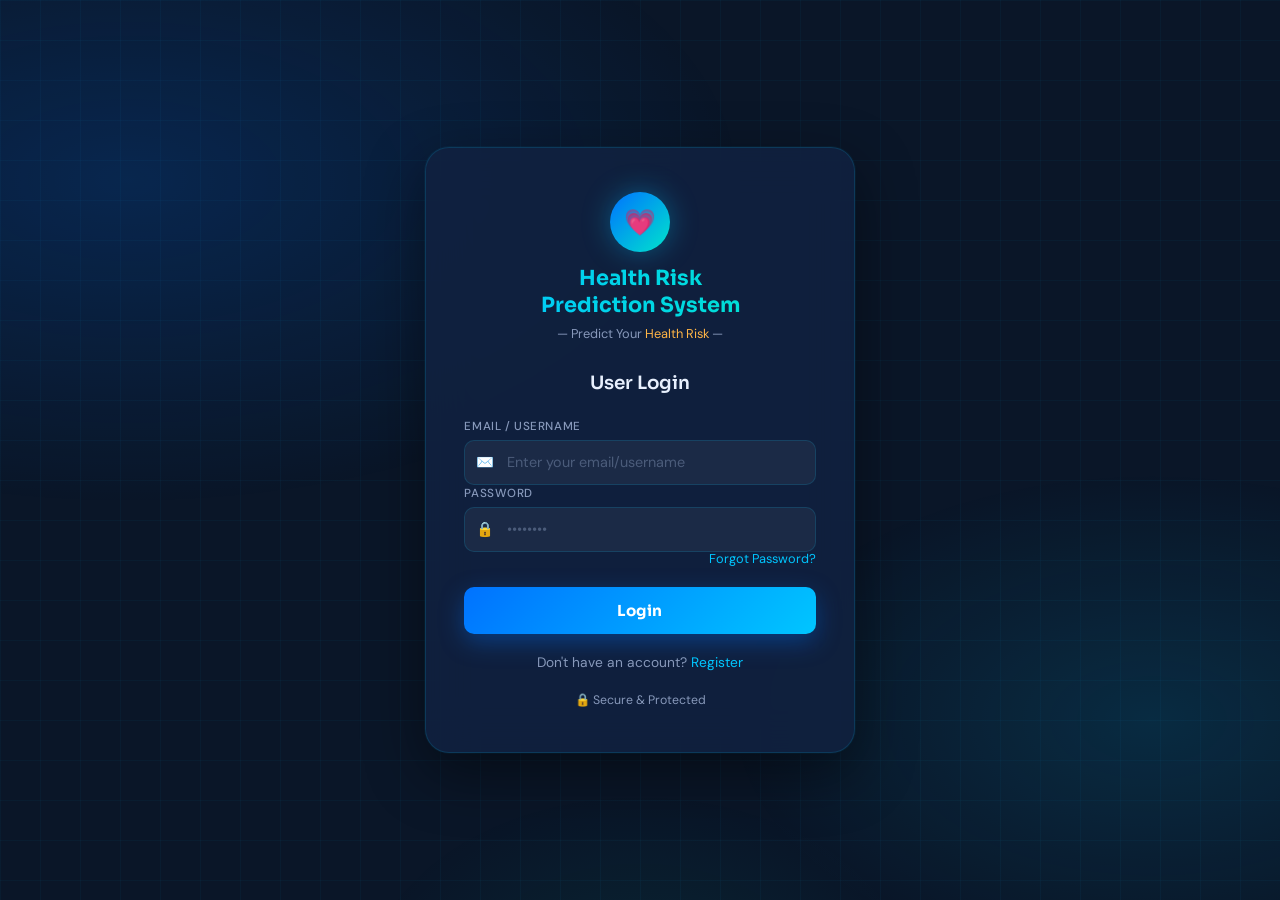
<file: Frontend/index.html>
<!DOCTYPE html>
<html lang="en">
<head>
  <meta charset="UTF-8">
  <meta name="viewport" content="width=device-width, initial-scale=1.0">
  <title>Health Risk Prediction System</title>
  <link href="https://fonts.googleapis.com/css2?family=Sora:wght@300;400;500;600;700;800&family=DM+Sans:ital,wght@0,300;0,400;0,500;1,400&display=swap" rel="stylesheet">
  <link rel="stylesheet" href="styles.css">
</head>
<body>
<div class="bg-mesh" aria-hidden="true"></div>
<div class="bg-grid" aria-hidden="true"></div>

<!-- ═══════════════════════════
     LOGIN PAGE
═══════════════════════════ -->
<div id="login-page" class="page active">
  <div class="auth-card">
    <div class="brand">
      <div class="brand-icon">💗</div>
      <h1>Health Risk<br>Prediction System</h1>
      <p>— Predict Your <span>Health Risk</span> —</p>
    </div>
    <p class="auth-title">User Login</p>
    <div class="field">
      <label for="login-email">Email / Username</label>
      <div class="input-wrap">
        <span class="icon">✉️</span>
        <input type="email" id="login-email" placeholder="Enter your email/username" autocomplete="email">
      </div>
    </div>
    <div class="field">
      <label for="login-pass">Password</label>
      <div class="input-wrap">
        <span class="icon">🔒</span>
        <input type="password" id="login-pass" placeholder="••••••••" autocomplete="current-password">
      </div>
    </div>
    <div class="forgot">
        <a href="#" onclick="showPage('forgot-page')">Forgot Password?</a>
    </div>
    <button type="button" class="btn-primary" onclick="doLogin()">Login</button>
    <div id="login-error" class="auth-error" style="display:none"></div>
    <div class="auth-footer">Don't have an account? <a href="#" onclick="showPage('register-page')">Register</a></div>
    <div class="secure-badge">🔒 Secure &amp; Protected</div>
  </div>
</div>

<!-- ═══════════════════════════
     REGISTER PAGE
═══════════════════════════ -->
<div id="register-page" class="page">
  <div class="auth-card wide-card">
    <div class="brand">
      <div class="brand-icon">💗</div>
      <h1>Create Account</h1>
      <p>— Join the Health Prediction Platform —</p>
    </div>
    <p class="auth-title">New Registration</p>

    <div class="reg-grid">
      <div class="field">
        <label for="reg-fname">First Name</label>
        <div class="input-wrap"><span class="icon">👤</span>
          <input type="text" id="reg-fname" placeholder="Enter your first name" autocomplete="given-name">
        </div>
      </div>
      <div class="field">
        <label for="reg-lname">Last Name</label>
        <div class="input-wrap"><span class="icon">👤</span>
          <input type="text" id="reg-lname" placeholder="Enter your last name" autocomplete="family-name">
        </div>
      </div>
      <div class="field span2">
        <label for="reg-email">Email Address</label>
        <div class="input-wrap"><span class="icon">✉️</span>
          <input type="email" id="reg-email" placeholder="Example123@gmail.com" autocomplete="email">
        </div>
      </div>
      <div class="field">
        <label for="reg-phone">Phone Number</label>
        <div class="input-wrap"><span class="icon">📱</span>
          <input type="tel" id="reg-phone" placeholder="+91 9876543210" autocomplete="tel">
        </div>
      </div>
      <div class="field">
        <label for="reg-dob">Date of Birth</label>
        <div class="input-wrap"><span class="icon">📅</span>
          <input type="date" id="reg-dob" autocomplete="bday">
        </div>
      </div>
      <div class="field">
        <label for="reg-gender">Gender</label>
        <div class="input-wrap"><span class="icon">⚧</span>
          <select id="reg-gender">
            <option value="">Select Gender</option>
            <option>Male</option><option>Female</option>
            <option>Other</option><option>Prefer not to say</option>
          </select>
        </div>
      </div>
      <div class="field">
        <label for="reg-blood">Blood Group</label>
        <div class="input-wrap"><span class="icon">🩸</span>
          <select id="reg-blood">
            <option value="">Select</option>
            <option>A+</option><option>A-</option><option>B+</option><option>B-</option>
            <option>AB+</option><option>AB-</option><option>O+</option><option>O-</option>
          </select>
        </div>
      </div>
      <div class="field span2">
        <label for="reg-pass">Password</label>
        <div class="input-wrap"><span class="icon">🔒</span>
          <input type="password" id="reg-pass" placeholder="Min. 8 characters" autocomplete="new-password">
        </div>
      </div>
      <div class="field span2">
        <label for="reg-cpass">Confirm Password</label>
        <div class="input-wrap"><span class="icon">🔒</span>
          <input type="password" id="reg-cpass" placeholder="Re-enter password" autocomplete="new-password">
        </div>
      </div>
    </div>

    <label class="checkbox-row">
      <input type="checkbox" id="reg-terms">
      <span>I agree to the <a href="#">Terms &amp; Conditions</a> and <a href="#">Privacy Policy</a></span>
    </label>

    <button class="btn-primary" onclick="doRegister()" style="margin-top:1.2rem">Create Account</button>
    <div id="reg-error" class="auth-error" style="display:none"></div>
    <div class="auth-footer">Already have an account? <a href="#" onclick="showPage('login-page')">Login</a></div>
  </div>
</div>

<!-- ═══════════════════════════
     DASHBOARD PAGE
═══════════════════════════ -->
<div id="dashboard-page" class="page">

  <!-- Mobile topbar -->
  <div class="mobile-topbar">
    <button class="hamburger" id="hamburger" aria-label="Toggle menu" onclick="toggleSidebar()">
      <span></span><span></span><span></span>
    </button>
    <span class="mobile-brand">💗 Health Dashboard</span>
    <button class="btn-icon" onclick="logout()">⏻</button>
  </div>

  <div class="sidebar-overlay" id="sidebar-overlay" onclick="closeSidebar()"></div>

  <!-- Sidebar -->
  <nav class="sidebar" id="sidebar">
    <div class="sidebar-logo">💗</div>
    <div class="nav-item active" onclick="switchSection('section-home',this)" tabindex="0">
      <span class="nav-icon">🏠</span><span class="nav-label">Dashboard</span>
    </div>
    <div class="nav-item" onclick="switchSection('section-input',this)" tabindex="0">
      <span class="nav-icon">📋</span><span class="nav-label">Input Data</span>
    </div>
    <div class="nav-item" onclick="switchSection('section-history',this)" tabindex="0">
      <span class="nav-icon">🕓</span><span class="nav-label">History</span>
    </div>
    <div class="nav-item" onclick="switchSection('section-reports',this)" tabindex="0">
      <span class="nav-icon">📊</span><span class="nav-label">Reports</span>
    </div>
    <div class="nav-item" onclick="switchSection('section-profile',this)" tabindex="0">
      <span class="nav-icon">👤</span><span class="nav-label">Profile</span>
    </div>
    <div class="sidebar-bottom">
      <div class="sidebar-user">
        <div class="su-avatar" id="sb-avatar">US</div>
        <div class="su-info">
          <span class="su-name" id="sb-username">User Name</span>
          <span class="su-role">Patient</span>
        </div>
      </div>
      <button class="btn-logout-sidebar" onclick="logout()">⏻ Logout</button>
    </div>
  </nav>

  <!-- Main -->
  <div class="main">
    <div class="topbar">
      <h2 id="topbar-title">Health Dashboard</h2>
      <div class="topbar-right">
        <span class="user-pill">👤 <span id="topbar-username"></span></span>
        <button class="btn-logout" onclick="logout()">Logout</button>
      </div>
    </div>

    <!-- HOME -->
    <div id="section-home" class="section active">
      <div class="section-body">
        <p class="welcome">Welcome, <span id="welcome-name">Patient</span> 👋</p>
        <div class="stat-grid">
          <div class="stat-card">
            <div class="stat-icon">🫀</div>
            <div class="stat-info"><span class="stat-val" id="stat-heart">--</span><span class="stat-lbl">Last Heart Risk</span></div>
          </div>
          <div class="stat-card">
            <div class="stat-icon">🩸</div>
            <div class="stat-info"><span class="stat-val" id="stat-diab">--</span><span class="stat-lbl">Last Diabetes Risk</span></div>
          </div>
          <div class="stat-card">
            <div class="stat-icon">📋</div>
            <div class="stat-info"><span class="stat-val" id="stat-tests">0</span><span class="stat-lbl">Tests Completed</span></div>
          </div>
          <div class="stat-card">
            <div class="stat-icon">📅</div>
            <div class="stat-info"><span class="stat-val" id="stat-date">—</span><span class="stat-lbl">Last Assessment</span></div>
          </div>
        </div>
        <h3 class="section-heading">Quick Actions</h3>
        <div class="qa-grid">
          <button class="qa-btn" onclick="switchSection('section-input',document.querySelectorAll('.nav-item')[1])">⚡ New Prediction</button>
          <button class="qa-btn secondary" onclick="switchSection('section-history',document.querySelectorAll('.nav-item')[2])">🕓 View History</button>
          <button class="qa-btn secondary" onclick="switchSection('section-reports',document.querySelectorAll('.nav-item')[3])">📊 Reports</button>
        </div>
      </div>
    </div>

    <!-- INPUT DATA -->
    <div id="section-input" class="section">
      <div class="section-body">
        <p class="welcome">Enter Health Details</p>
        <p class="section-sub">Fill both tabs for a complete risk prediction</p>

        <div class="tab-bar">
          <button class="tab-btn active" id="tabBtn-diabetes" onclick="switchTab('tab-diabetes',this)">🩸 Diabetes</button>
          <button class="tab-btn" id="tabBtn-heart" onclick="switchTab('tab-heart',this)">🫀 Heart Disease</button>
        </div>

        <!-- Diabetes Tab -->
        <div id="tab-diabetes" class="tab-pane active">
          <div class="form-card animate-in">
            <h3>🩸 Diabetes Risk Features</h3>
            <div class="hf-grid">

              <div class="hf-row">
                <span class="hf-icon">🤰</span>
                <label class="hf-label" for="pregnancies">Pregnancies</label>
                <div class="hf-ctrl">
                  <input type="number" id="pregnancies" value="1" min="0" max="20" placeholder="0">
                  <span class="hf-unit">times</span>
                </div>
              </div>

              <div class="hf-row">
                <span class="hf-icon">🩸</span>
                <label class="hf-label" for="glucose">Plasma Glucose</label>
                <div class="hf-ctrl">
                  <input type="number" id="glucose" value="120" min="0" max="300" placeholder="120">
                  <span class="hf-unit">mg/dL</span>
                </div>
              </div>

              <div class="hf-row">
                <span class="hf-icon">🩺</span>
                <label class="hf-label" for="bp">Blood Pressure</label>
                <div class="hf-ctrl">
                  <input type="number" id="bp" value="70" min="0" max="200" placeholder="70">
                  <span class="hf-unit">mmHg</span>
                </div>
              </div>

              <div class="hf-row">
                <span class="hf-icon">📏</span>
                <label class="hf-label" for="skin">Skin Thickness</label>
                <div class="hf-ctrl">
                  <input type="number" id="skin" value="20" min="0" max="100" placeholder="20">
                  <span class="hf-unit">mm</span>
                </div>
              </div>

              <div class="hf-row">
                <span class="hf-icon">💉</span>
                <label class="hf-label" for="insulin">2-Hour Insulin</label>
                <div class="hf-ctrl">
                  <input type="number" id="insulin" value="80" min="0" max="900" placeholder="80">
                  <span class="hf-unit">µU/mL</span>
                </div>
              </div>

              <div class="hf-row">
                <span class="hf-icon">⚖️</span>
                <label class="hf-label" for="d-bmi">BMI</label>
                <div class="hf-ctrl">
                  <input type="number" id="d-bmi" value="28.4" step="0.1" min="0" max="70" placeholder="28.4">
                  <span class="hf-unit">kg/m²</span>
                </div>
              </div>

              <div class="hf-row">
                <span class="hf-icon">🧬</span>
                <label class="hf-label" for="dpf">Diabetes Pedigree Function</label>
                <div class="hf-ctrl">
                  <input type="number" id="dpf" value="0.47" step="0.01" min="0" max="3" placeholder="0.47">
                </div>
              </div>

              <div class="hf-row">
                <span class="hf-icon">🧑</span>
                <label class="hf-label" for="d-age">Age</label>
                <div class="hf-ctrl">
                  <input type="number" id="d-age" value="33" min="1" max="120" placeholder="33">
                  <span class="hf-unit">yrs</span>
                </div>
              </div>

            </div>
            <button class="btn-tab-next" onclick="switchTab('tab-heart', document.getElementById('tabBtn-heart'))">
              Next: Heart Features →
            </button>
          </div>
        </div>

        <!-- Heart Tab -->
        <div id="tab-heart" class="tab-pane">
          <div class="form-card animate-in">
            <h3>🫀 Heart Disease Risk Features</h3>
            <div class="hf-grid">

              <div class="hf-row">
                <span class="hf-icon">🧑</span>
                <label class="hf-label" for="h-age">Age</label>
                <div class="hf-ctrl">
                  <input type="number" id="h-age" value="54" min="1" max="120" placeholder="54">
                  <span class="hf-unit">yrs</span>
                </div>
              </div>

              <div class="hf-row">
                <span class="hf-icon">⚧</span>
                <label class="hf-label" for="sex">Sex</label>
                <div class="hf-ctrl">
                  <select id="sex">
                    <option value="1">Male</option>
                    <option value="0">Female</option>
                  </select>
                </div>
              </div>

              <div class="hf-row">
                <span class="hf-icon">💔</span>
                <label class="hf-label" for="cp">Chest Pain Type</label>
                <div class="hf-ctrl">
                  <select id="cp">
                    <option value="0">Typical Angina</option>
                    <option value="1">Atypical Angina</option>
                    <option value="2">Non-Anginal Pain</option>
                    <option value="3" selected>Asymptomatic</option>
                  </select>
                </div>
              </div>

              <div class="hf-row">
                <span class="hf-icon">🩺</span>
                <label class="hf-label" for="rbp">Resting Blood Pressure</label>
                <div class="hf-ctrl">
                  <input type="number" id="rbp" value="130" min="60" max="250" placeholder="130">
                  <span class="hf-unit">mmHg</span>
                </div>
              </div>

              <div class="hf-row">
                <span class="hf-icon">🫀</span>
                <label class="hf-label" for="chol">Serum Cholesterol</label>
                <div class="hf-ctrl">
                  <input type="number" id="chol" value="250" min="100" max="600" placeholder="250">
                  <span class="hf-unit">mg/dL</span>
                </div>
              </div>

              <div class="hf-row">
                <span class="hf-icon">🍬</span>
                <label class="hf-label" for="fbs">Fasting Blood Sugar &gt;120 mg/dL</label>
                <div class="hf-ctrl">
                  <select id="fbs">
                    <option value="0">No</option>
                    <option value="1">Yes</option>
                  </select>
                </div>
              </div>

              <div class="hf-row">
                <span class="hf-icon">📈</span>
                <label class="hf-label" for="ecg">Resting ECG Results</label>
                <div class="hf-ctrl">
                  <select id="ecg">
                    <option value="0">Normal</option>
                    <option value="1">ST-T Wave Abnormality</option>
                    <option value="2">LV Hypertrophy</option>
                  </select>
                </div>
              </div>

              <div class="hf-row">
                <span class="hf-icon">💓</span>
                <label class="hf-label" for="max-hr">Max Heart Rate Achieved</label>
                <div class="hf-ctrl">
                  <input type="number" id="max-hr" value="150" min="60" max="250" placeholder="150">
                  <span class="hf-unit">bpm</span>
                </div>
              </div>

              <div class="hf-row">
                <span class="hf-icon">🏃</span>
                <label class="hf-label" for="angina">Exercise-Induced Angina</label>
                <div class="hf-ctrl">
                  <select id="angina">
                    <option value="0">No</option>
                    <option value="1">Yes</option>
                  </select>
                </div>
              </div>

              <div class="hf-row">
                <span class="hf-icon">📉</span>
                <label class="hf-label" for="oldpeak">ST Depression (Oldpeak)</label>
                <div class="hf-ctrl">
                  <input type="number" id="oldpeak" value="1.0" step="0.1" min="0" max="10" placeholder="1.0">
                </div>
              </div>

              <div class="hf-row">
                <span class="hf-icon">📊</span>
                <label class="hf-label" for="slope">Slope of Peak ST Segment</label>
                <div class="hf-ctrl">
                  <select id="slope">
                    <option value="0">Upsloping</option>
                    <option value="1">Flat</option>
                    <option value="2">Downsloping</option>
                  </select>
                </div>
              </div>

              <div class="hf-row">
                <span class="hf-icon">🩻</span>
                <label class="hf-label" for="vessels">Major Vessels (Fluoroscopy)</label>
                <div class="hf-ctrl">
                  <select id="vessels">
                    <option value="0">Zero</option>
                    <option value="1">One</option>
                    <option value="2">Two</option>
                    <option value="3">Three</option>
                  </select>
                </div>
              </div>

              <div class="hf-row">
                <span class="hf-icon">🧪</span>
                <label class="hf-label" for="thal">Thalassemia</label>
                <div class="hf-ctrl">
                  <select id="thal">
                    <option value="1">Normal</option>
                    <option value="2">Fixed Defect</option>
                    <option value="3" selected>Reversible Defect</option>
                  </select>
                </div>
              </div>

            </div>
            <button class="btn-predict" onclick="predictRisk()">
              <span>⚡</span> Predict Risk <span>→</span>
            </button>
          </div>
        </div>

      </div>
    </div>

    <!-- HISTORY -->
    <div id="section-history" class="section">
      <div class="section-body">
        <p class="welcome">Prediction History</p>
        <p class="section-sub">Your past assessments</p>
        <div class="empty-state" id="history-empty">
          <span class="empty-icon">🕓</span>
          <p>No predictions yet.<br>Complete your first assessment!</p>
          <button class="btn-primary sm" style="margin-top:1rem" onclick="switchSection('section-input',document.querySelectorAll('.nav-item')[1])">Start Now →</button>
        </div>
        <div id="history-list" class="history-list"></div>
      </div>
    </div>

    <!-- REPORTS -->
    <div id="section-reports" class="section">
      <div class="section-body">
        <p class="welcome">Reports</p>
        <p class="section-sub">Summary charts and trends</p>
        <div class="empty-state">
          <span class="empty-icon">📊</span>
          <div id="report-data"></div>
        </div>
      </div>
    </div>

    <!-- PROFILE -->
    <div id="section-profile" class="section">
      <div class="section-body">
        <p class="welcome">My Profile</p>
        <p class="section-sub">Your account details</p>
        <div class="profile-card">
          <div class="profile-info">
            <div class="pi-row"><span class="pi-lbl">Full Name</span><span class="pi-val" id="prof-name">—</span></div>
            <div class="pi-row"><span class="pi-lbl">Email</span><span class="pi-val" id="prof-email">—</span></div>
            <div class="pi-row"><span class="pi-lbl">Phone</span><span class="pi-val" id="prof-phone">—</span></div>
            <div class="pi-row"><span class="pi-lbl">Gender</span><span class="pi-val" id="prof-gender">—</span></div>
            <div class="pi-row"><span class="pi-lbl">Date of Birth</span><span class="pi-val" id="prof-dob">—</span></div>
            <div class="pi-row"><span class="pi-lbl">Blood Group</span><span class="pi-val" id="prof-blood">—</span></div>
            <div class="pi-row"><span class="pi-lbl">Total Tests</span><span class="pi-val" id="prof-tests">0</span></div>
          </div>
        </div>
      </div>
    </div>

  </div>
</div>

<!-- FORGOT PASSWORD PAGE -->
<div id="forgot-page" class="page">
  <div class="form-card" style="
      max-width: 400px;
      margin: auto;
      padding: 25px;
      border-radius: 12px;
      background: #ffffff;
      box-shadow: 0 8px 25px rgba(0,0,0,0.15);
      text-align: center;
      font-family: Arial, sans-serif;
  ">
    
    <h2 style="margin-bottom: 20px; color: #333;">Forgot Password</h2>

    <input type="email" id="fp-email" placeholder="Enter your email"
      style="
        width: 100%;
        padding: 10px;
        margin-bottom: 12px;
        border: 1px solid #ccc;
        border-radius: 8px;
        outline: none;
    "/>

    <input type="password" id="fp-newpass" placeholder="New password"
      style="
        width: 100%;
        padding: 10px;
        margin-bottom: 12px;
        border: 1px solid #ccc;
        border-radius: 8px;
        outline: none;
    "/>

    <input type="password" id="fp-confirmpass" placeholder="Confirm password"
      style="
        width: 100%;
        padding: 10px;
        margin-bottom: 15px;
        border: 1px solid #ccc;
        border-radius: 8px;
        outline: none;
    "/>

    <button onclick="resetPassword()"
      style="
        width: 100%;
        padding: 10px;
        background: #0c3a5e;
        color: white;
        border: none;
        border-radius: 8px;
        cursor: pointer;
        font-size: 16px;
    ">
      Reset Password
    </button>

    <p onclick="goToLogin()"
      style="
        cursor: pointer;
        color: black;
        margin-top: 15px;
        font-size: 14px;
        text-decoration: underline;
    ">
      Back to Login
    </p>

  </div>
</div>
<!-- ═══════════════════════════
     RESULTS PAGE
═══════════════════════════ -->
<div id="results-page" class="page">
  <div class="results-header">
    <button class="btn-back" onclick="goToDashboard()">←</button>
    <h2>Prediction <span>Result</span></h2>
    <button class="btn-icon" onclick="goToLogin()">⏻</button>
  </div>

  <div class="results-body">
    <div class="result-card card-score">
      <h4>Overall Risk Score</h4>
      <div class="gauge-wrap">
        <svg class="gauge-svg" viewBox="0 0 200 120" fill="none" xmlns="http://www.w3.org/2000/svg" aria-hidden="true">
          <defs>
            <linearGradient id="gGrad" x1="0" y1="0" x2="1" y2="0">
              <stop offset="0%" stop-color="#00d68f"/>
              <stop offset="50%" stop-color="#ffb547"/>
              <stop offset="100%" stop-color="#ff4d6d"/>
            </linearGradient>
          </defs>
          <path d="M24 100 A76 76 0 0 1 176 100" stroke="rgba(255,255,255,0.07)" stroke-width="14" stroke-linecap="round" fill="none"/>
          <path id="gauge-fill" d="M24 100 A76 76 0 0 1 176 100" stroke="url(#gGrad)" stroke-width="14" stroke-linecap="round" fill="none"
            stroke-dasharray="238" stroke-dashoffset="238"
            style="transition:stroke-dashoffset 1.3s cubic-bezier(.22,1,.36,1)"/>
        </svg>
        <div class="gauge-score" id="score-pct">--%</div>
        <div class="gauge-label" id="score-label">Calculating…</div>
      </div>
    </div>

    <div class="result-card card-breakdown">
      <h4>Disease Breakdown</h4>
      <div class="risk-pills">
        <div class="risk-pill" id="heart-pill">
          <div class="rp-icon">❤️</div>
          <div class="rp-name">Heart Disease</div>
          <div class="rp-pct" id="heart-pct">--%</div>
          <span class="rp-tag" id="heart-tag">--</span>
        </div>
        <div class="risk-pill" id="diabetes-pill">
          <div class="rp-icon">🩸</div>
          <div class="rp-name">Diabetes</div>
          <div class="rp-pct" id="diabetes-pct">--%</div>
          <span class="rp-tag" id="diabetes-tag">--</span>
        </div>
      </div>
    </div>

    <div class="result-card card-features">
      <h4>Feature Importance</h4>
      <div id="feat-bars"></div>
    </div>

    <div class="result-card card-recs">
      <h4>Recommendations</h4>
      <ul class="rec-list" id="rec-list"></ul>
      <div class="result-actions">
        <button class="btn-outline blue" onclick="goToDashboard()">📊 View Reports</button>
        <button class="btn-outline red" onclick="window.print()">📄 Download PDF</button>
      </div>
    </div>
  </div>
</div>

<script src="app.js"></script>
</body>
</html>
</file>
<file: Frontend/styles.css>
/* ════════════════════════════════════════════════════
   HEALTH RISK PREDICTION SYSTEM — styles.css
   Responsive: Mobile → Tablet → Laptop → Desktop
════════════════════════════════════════════════════ */

/* ── Variables ── */
:root {
  --navy:        #0a1628;
  --navy-mid:    #112240;
  --navy-light:  #1a3a6b;
  --accent:      #00c6ff;
  --accent2:     #0072ff;
  --teal:        #00e5cc;
  --danger:      #ff4d6d;
  --warning:     #ffb547;
  --success:     #00d68f;
  --text:        #e8f0fe;
  --muted:       #8899bb;
  --card-bg:     rgba(17,34,64,0.88);
  --border:      rgba(0,198,255,0.15);
  --shadow:      0 20px 60px rgba(0,0,0,0.45);
  --radius:      18px;
  --radius-sm:   10px;
  --sidebar-full: 230px;
  --sidebar-icon: 72px;
  --topbar-h:    64px;
  --mob-bar-h:   56px;
}

/* ── Reset ── */
*, *::before, *::after { margin:0; padding:0; box-sizing:border-box; }
html { font-size:16px; scroll-behavior:smooth; }
body {
  font-family:'DM Sans', sans-serif;
  background:var(--navy); color:var(--text);
  min-height:100vh; overflow-x:hidden;
  -webkit-font-smoothing:antialiased;
}
a { color:var(--accent); text-decoration:none; }
a:hover { text-decoration:underline; }
select option { background:var(--navy-mid); color:var(--text); }

/* ── Background ── */
.bg-mesh {
  position:fixed; inset:0; z-index:0; pointer-events:none;
  background:
    radial-gradient(ellipse 80% 60% at 10% 20%,  rgba(0,114,255,0.18) 0%,transparent 60%),
    radial-gradient(ellipse 60% 50% at 90% 80%,  rgba(0,198,255,0.12) 0%,transparent 55%),
    radial-gradient(ellipse 40% 40% at 50% 110%, rgba(0,229,204,0.07) 0%,transparent 55%);
}
.bg-grid {
  position:fixed; inset:0; z-index:0; pointer-events:none;
  background-image:
    linear-gradient(rgba(0,198,255,0.04) 1px,transparent 1px),
    linear-gradient(90deg,rgba(0,198,255,0.04) 1px,transparent 1px);
  background-size:40px 40px;
}

/* ── Pages ── */
.page { display:none; position:relative; z-index:1; min-height:100vh; }
.page.active { display:flex; }

/* ════════════════════════════════════
   AUTH CARDS (Login + Register)
════════════════════════════════════ */
#login-page, #register-page {
  align-items:center; justify-content:center;
  padding:1.5rem; flex-direction:column;
}

.auth-card {
  background:var(--card-bg);
  border:1px solid var(--border); border-radius:24px;
  padding:2.5rem 2rem;
  width:100%; max-width:430px;
  backdrop-filter:blur(24px); -webkit-backdrop-filter:blur(24px);
  box-shadow:var(--shadow), 0 0 0 1px rgba(0,198,255,0.06);
  animation:fadeUp 0.55s ease both;
}
.wide-card { max-width:660px; }

.brand { text-align:center; margin-bottom:1.8rem; }
.brand-icon {
  width:60px; height:60px; border-radius:50%;
  background:linear-gradient(135deg,var(--accent2),var(--teal));
  display:flex; align-items:center; justify-content:center;
  margin:0 auto 0.8rem; font-size:1.6rem;
  box-shadow:0 0 28px rgba(0,198,255,0.35);
}
.brand h1 {
  font-family:'Sora',sans-serif; font-size:1.3rem; font-weight:700; line-height:1.3;
  background:linear-gradient(90deg,var(--accent),var(--teal));
  -webkit-background-clip:text; -webkit-text-fill-color:transparent;
  background-clip:text;
}
.brand p { color:var(--muted); font-size:0.8rem; margin-top:0.35rem; }
.brand p span { color:var(--warning); }

.auth-title {
  font-family:'Sora',sans-serif; font-size:1.15rem; font-weight:600;
  text-align:center; margin-bottom:1.5rem;
}

/* Registration 2-col grid */
.reg-grid {
  display:grid; grid-template-columns:1fr 1fr;
  gap:0.8rem 1rem;
}
.reg-grid .span2 { grid-column:1 / -1; }

/* Fields */
.field { display:flex; flex-direction:column; }
.field label {
  font-size:0.73rem; font-weight:500; color:var(--muted);
  margin-bottom:0.38rem; letter-spacing:0.05em; text-transform:uppercase;
}
.input-wrap { position:relative; }
.input-wrap .icon {
  position:absolute; left:12px; top:50%; transform:translateY(-50%);
  font-size:0.9rem; pointer-events:none; color:var(--muted);
}
.input-wrap input,
.input-wrap select {
  width:100%; padding:0.78rem 1rem 0.78rem 2.6rem;
  background:rgba(255,255,255,0.05);
  border:1px solid var(--border); border-radius:var(--radius-sm);
  color:var(--text); font-size:0.9rem; font-family:inherit;
  outline:none; transition:border 0.2s, box-shadow 0.2s;
  -webkit-appearance:none; appearance:none;
}
.input-wrap input:focus,
.input-wrap select:focus {
  border-color:var(--accent); box-shadow:0 0 0 3px rgba(0,198,255,0.1);
}
.input-wrap input::placeholder { color:rgba(136,153,187,0.45); }

.forgot { text-align:right; margin:-0.3rem 0 1.2rem; }
.forgot a { font-size:0.8rem; }

.btn-primary {
  width:100%; padding:0.86rem;
  background:linear-gradient(135deg,var(--accent2),var(--accent));
  border:none; border-radius:var(--radius-sm);
  color:#fff; font-family:'Sora',sans-serif;
  font-size:0.95rem; font-weight:700; letter-spacing:0.03em;
  cursor:pointer; box-shadow:0 8px 24px rgba(0,114,255,0.35);
  transition:opacity 0.2s, transform 0.15s;
}
.btn-primary:hover { opacity:0.88; transform:translateY(-1px); }
.btn-primary:active { transform:translateY(0); }
.btn-primary.sm { padding:0.6rem 1.4rem; width:auto; }

.auth-footer { text-align:center; margin-top:1.2rem; color:var(--muted); font-size:0.86rem; }
.secure-badge {
  display:flex; align-items:center; justify-content:center;
  gap:0.4rem; margin-top:1.3rem; color:var(--muted); font-size:0.77rem;
}

.checkbox-row {
  display:flex; align-items:flex-start; gap:0.6rem;
  margin-top:1rem; font-size:0.83rem; color:var(--muted);
  cursor:pointer; line-height:1.4;
}
.checkbox-row input { margin-top:3px; accent-color:var(--accent); flex-shrink:0; }

.auth-error {
  margin-top:0.8rem; padding:0.6rem 0.9rem;
  background:rgba(255,77,109,0.12); border:1px solid rgba(255,77,109,0.3);
  border-radius:8px; color:var(--danger); font-size:0.83rem; text-align:center;
}

/* ════════════════════════════════════
   DASHBOARD LAYOUT  (mobile-first)
════════════════════════════════════ */
#dashboard-page { flex-direction:column; }

/* Mobile top bar */
.mobile-topbar {
  display:flex; align-items:center; justify-content:space-between;
  padding:0 1rem; height:var(--mob-bar-h);
  background:var(--card-bg); border-bottom:1px solid var(--border);
  backdrop-filter:blur(20px); -webkit-backdrop-filter:blur(20px);
  position:sticky; top:0; z-index:20; flex-shrink:0;
}
.mobile-brand {
  font-family:'Sora',sans-serif; font-size:0.92rem; font-weight:700;
  background:linear-gradient(90deg,var(--accent),var(--teal));
  -webkit-background-clip:text; -webkit-text-fill-color:transparent; background-clip:text;
}
.hamburger {
  background:none; border:none; cursor:pointer;
  display:flex; flex-direction:column; gap:5px; padding:4px;
}
.hamburger span {
  display:block; width:22px; height:2px;
  background:var(--accent); border-radius:2px;
  transition:transform 0.28s, opacity 0.28s;
}
.hamburger.open span:nth-child(1) { transform:translateY(7px) rotate(45deg); }
.hamburger.open span:nth-child(2) { opacity:0; }
.hamburger.open span:nth-child(3) { transform:translateY(-7px) rotate(-45deg); }

.btn-icon {
  background:none; border:1px solid var(--border);
  color:var(--muted); font-size:1rem;
  border-radius:8px; padding:0.28rem 0.55rem;
  cursor:pointer; transition:all 0.2s;
}
.btn-icon:hover { border-color:var(--danger); color:var(--danger); }

/* Overlay */
.sidebar-overlay {
  display:none; position:fixed; inset:0; z-index:29;
  background:rgba(0,0,0,0.55); backdrop-filter:blur(2px);
}
.sidebar-overlay.visible { display:block; }

/* Sidebar */
.sidebar {
  position:fixed; top:0; left:0; height:100vh; z-index:30;
  width:var(--sidebar-full);
  background:var(--card-bg); border-right:1px solid var(--border);
  backdrop-filter:blur(24px); -webkit-backdrop-filter:blur(24px);
  display:flex; flex-direction:column; align-items:flex-start;
  padding:1.4rem 0.8rem; gap:0.25rem;
  transform:translateX(-100%);
  transition:transform 0.3s cubic-bezier(.22,1,.36,1);
  overflow-y:auto;
}
.sidebar.open { transform:translateX(0); }

.sidebar-logo {
  width:42px; height:42px; border-radius:12px;
  background:linear-gradient(135deg,var(--accent2),var(--teal));
  display:flex; align-items:center; justify-content:center;
  font-size:1.2rem; margin:0.2rem auto 1rem;
  box-shadow:0 0 18px rgba(0,198,255,0.3); flex-shrink:0;
}

.nav-item {
  width:100%; border-radius:12px;
  display:flex; align-items:center; gap:0.75rem;
  padding:0.68rem 0.9rem;
  cursor:pointer; color:var(--muted);
  transition:background 0.2s, color 0.2s; user-select:none;
}
.nav-item:hover, .nav-item.active {
  background:rgba(0,198,255,0.1); color:var(--accent);
}
.nav-icon { font-size:1.1rem; flex-shrink:0; }
.nav-label { font-size:0.87rem; font-weight:500; white-space:nowrap; }

.sidebar-bottom {
  margin-top:auto; width:100%;
  display:flex; flex-direction:column; gap:0.5rem;
  padding-top:0.8rem; border-top:1px solid var(--border);
}
.sidebar-user {
  display:flex; align-items:center; gap:0.7rem; padding:0.4rem 0.3rem;
}
.su-avatar {
  width:36px; height:36px; border-radius:50%;
  background:linear-gradient(135deg,var(--accent2),var(--teal));
  display:flex; align-items:center; justify-content:center;
  font-family:'Sora',sans-serif; font-size:0.78rem; font-weight:700; flex-shrink:0;
}
.su-info { display:flex; flex-direction:column; overflow:hidden; }
.su-name { font-size:0.85rem; font-weight:600; white-space:nowrap; overflow:hidden; text-overflow:ellipsis; }
.su-role { font-size:0.72rem; color:var(--muted); }
.btn-logout-sidebar {
  width:100%; padding:0.6rem 0.9rem;
  border:1px solid var(--border); border-radius:12px;
  background:transparent; color:var(--muted);
  font-family:inherit; font-size:0.84rem;
  cursor:pointer; text-align:left; transition:all 0.2s;
  display:flex; align-items:center; gap:0.5rem;
}
.btn-logout-sidebar:hover { border-color:var(--danger); color:var(--danger); }

/* Main area */
.main { flex:1; display:flex; flex-direction:column; overflow-y:auto; min-width:0; }

/* Desktop topbar */
.topbar {
  display:none; height:var(--topbar-h);
  padding:0 2rem; align-items:center; justify-content:space-between;
  border-bottom:1px solid var(--border);
  background:var(--card-bg); backdrop-filter:blur(20px);
  position:sticky; top:0; z-index:5; flex-shrink:0;
}
.topbar h2 {
  font-family:'Sora',sans-serif; font-size:1rem; font-weight:700;
  background:linear-gradient(90deg,var(--accent),var(--teal));
  -webkit-background-clip:text; -webkit-text-fill-color:transparent; background-clip:text;
}
.topbar-right { display:flex; align-items:center; gap:0.8rem; }
.user-pill {
  background:rgba(0,198,255,0.1); border:1px solid var(--border);
  border-radius:99px; padding:0.28rem 0.85rem;
  font-size:0.8rem; color:var(--accent);
}
.btn-logout {
  padding:0.4rem 1rem; border:1px solid var(--border);
  border-radius:8px; background:transparent; color:var(--muted);
  font-family:inherit; font-size:0.82rem; cursor:pointer; transition:all 0.2s;
}
.btn-logout:hover { border-color:var(--danger); color:var(--danger); }

/* Sections */
.section { display:none; flex:1; }
.section.active { display:flex; flex-direction:column; }
.section-body { padding:1.2rem; flex:1; max-width:900px; width:100%; }

.welcome {
  font-family:'Sora',sans-serif; font-size:1.25rem; font-weight:700;
  margin-bottom:0.4rem;
}
.welcome span { color:var(--accent); }
.section-sub { color:var(--muted); font-size:0.87rem; margin-bottom:1.4rem; }
.section-heading {
  font-family:'Sora',sans-serif; font-size:0.95rem; font-weight:700;
  margin:1.6rem 0 0.9rem; color:var(--text);
}

/* ── Stat cards ── */
.stat-grid {
  display:grid; grid-template-columns:1fr 1fr;
  gap:0.9rem; margin-bottom:1.4rem;
}
.stat-card {
  background:var(--card-bg); border:1px solid var(--border);
  border-radius:var(--radius); padding:1.1rem 1rem;
  backdrop-filter:blur(16px); display:flex; align-items:center; gap:0.9rem;
  box-shadow:0 8px 24px rgba(0,0,0,0.25);
}
.stat-icon { font-size:1.6rem; flex-shrink:0; }
.stat-info { display:flex; flex-direction:column; min-width:0; }
.stat-val {
  font-family:'Sora',sans-serif; font-size:1.3rem; font-weight:800;
  color:var(--accent); white-space:nowrap; overflow:hidden; text-overflow:ellipsis;
}
.stat-lbl { font-size:0.73rem; color:var(--muted); margin-top:2px; }

/* ── Quick actions ── */
.qa-grid { display:flex; flex-wrap:wrap; gap:0.8rem; }
.qa-btn {
  padding:0.7rem 1.3rem; border-radius:var(--radius-sm);
  font-family:'Sora',sans-serif; font-size:0.88rem; font-weight:600;
  cursor:pointer; display:flex; align-items:center; gap:0.45rem;
  transition:opacity 0.2s, transform 0.15s;
  background:linear-gradient(135deg,var(--accent2),var(--accent));
  border:none; color:#fff;
  box-shadow:0 6px 18px rgba(0,114,255,0.3);
}
.qa-btn.secondary {
  background:rgba(0,198,255,0.1); border:1px solid var(--border);
  color:var(--accent); box-shadow:none;
}
.qa-btn:hover { opacity:0.88; transform:translateY(-1px); }

/* ── Tabs ── */
.tab-bar {
  display:flex; gap:0.6rem; margin-bottom:1.2rem;
  flex-wrap:wrap;
}
.tab-btn {
  padding:0.55rem 1.2rem; border-radius:99px;
  border:1px solid var(--border); background:transparent;
  color:var(--muted); font-family:inherit; font-size:0.85rem; font-weight:500;
  cursor:pointer; transition:all 0.2s;
}
.tab-btn.active, .tab-btn:hover {
  background:rgba(0,198,255,0.12); border-color:var(--accent); color:var(--accent);
}
.tab-pane { display:none; }
.tab-pane.active { display:block; }

/* ── Form card ── */
.form-card {
  background:var(--card-bg); border:1px solid var(--border);
  border-radius:var(--radius); padding:1.4rem;
  backdrop-filter:blur(20px); -webkit-backdrop-filter:blur(20px);
  box-shadow:var(--shadow); width:100%;
}
.form-card h3 {
  font-family:'Sora',sans-serif; font-size:1rem; font-weight:700;
  margin-bottom:1.2rem; text-align:center;
}

/* ── Health field rows ── */
.hf-grid { display:flex; flex-direction:column; gap:0; }
.hf-row {
  display:flex; align-items:center; flex-wrap:wrap;
  gap:0.5rem; padding:0.72rem 0;
  border-bottom:1px solid rgba(255,255,255,0.05);
}
.hf-row:last-child { border-bottom:none; }
.hf-icon { font-size:1rem; width:26px; text-align:center; flex-shrink:0; }
.hf-label {
  flex:1; min-width:140px; font-size:0.88rem; font-weight:500; line-height:1.3;
}
.hf-label small { color:var(--muted); font-size:0.75rem; display:block; }
.hf-ctrl { display:flex; align-items:center; gap:0.4rem; flex-shrink:0; }

.hf-ctrl input[type="number"],
.hf-ctrl input[type="text"] {
  background:rgba(255,255,255,0.06); border:1px solid var(--border);
  border-radius:8px; color:var(--text); font-family:inherit;
  font-size:0.9rem; font-weight:500;
  padding:0.38rem 0.65rem; outline:none;
  width:100px; text-align:right;
  transition:border 0.2s, box-shadow 0.2s;
  -webkit-appearance:none;
  appearance:none;
}
.hf-ctrl select {
  background:rgba(255,255,255,0.06); border:1px solid var(--border);
  border-radius:8px; color:var(--text); font-family:inherit;
  font-size:0.86rem; padding:0.38rem 0.65rem; outline:none;
  max-width:160px; cursor:pointer;
  transition:border 0.2s, box-shadow 0.2s;
  -webkit-appearance:none; appearance:none;
}
.hf-ctrl input:focus,
.hf-ctrl select:focus {
  border-color:var(--accent); box-shadow:0 0 0 3px rgba(0,198,255,0.1);
}
.hf-unit { color:var(--muted); font-size:0.76rem; min-width:36px; }

.btn-tab-next {
  width:100%; margin-top:1.4rem; padding:0.78rem;
  background:rgba(0,198,255,0.1); border:1px solid var(--accent);
  border-radius:var(--radius-sm); color:var(--accent);
  font-family:'Sora',sans-serif; font-size:0.92rem; font-weight:600;
  cursor:pointer; transition:background 0.2s, transform 0.15s;
}
.btn-tab-next:hover { background:rgba(0,198,255,0.18); transform:translateY(-1px); }

.btn-predict {
  width:100%; margin-top:1.4rem; padding:0.92rem;
  background:linear-gradient(135deg,var(--accent2),var(--accent));
  border:none; border-radius:var(--radius-sm);
  color:#fff; font-family:'Sora',sans-serif;
  font-size:0.97rem; font-weight:700; letter-spacing:0.03em;
  cursor:pointer; box-shadow:0 8px 28px rgba(0,114,255,0.4);
  display:flex; align-items:center; justify-content:center; gap:0.5rem;
  transition:opacity 0.2s, transform 0.15s;
}
.btn-predict:hover { opacity:0.9; transform:translateY(-1px); }
.btn-predict:active { transform:translateY(0); }

/* ── Empty state ── */
.empty-state {
  display:flex; flex-direction:column; align-items:center;
  padding:3rem 1rem; color:var(--muted); text-align:center; gap:0.8rem;
}
.empty-icon { font-size:3rem; }
.empty-state p { font-size:0.92rem; line-height:1.6; }

/* ── History list ── */
.history-list { display:flex; flex-direction:column; gap:0.8rem; }
.history-item {
  background:var(--card-bg); border:1px solid var(--border);
  border-radius:var(--radius-sm); padding:1rem 1.2rem;
  display:flex; align-items:center; justify-content:space-between;
  gap:1rem; flex-wrap:wrap;
  animation:fadeUp 0.4s ease both;
}
.hi-date { color:var(--muted); font-size:0.8rem; }
.hi-scores { display:flex; gap:1rem; flex-wrap:wrap; }
.hi-score { font-size:0.85rem; }
.hi-score span { font-weight:700; }

/* ── Profile card ── */
.profile-card {
  background:var(--card-bg); border:1px solid var(--border);
  border-radius:var(--radius); padding:2rem;
  backdrop-filter:blur(20px); max-width:520px;
  display:flex; flex-direction:column; align-items:center; gap:1.5rem;
}
.profile-avatar {
  width:72px; height:72px; border-radius:50%;
  background:linear-gradient(135deg,var(--accent2),var(--teal));
  display:flex; align-items:center; justify-content:center;
  font-family:'Sora',sans-serif; font-size:1.4rem; font-weight:800;
  box-shadow:0 0 24px rgba(0,198,255,0.3);
}
.profile-info { width:100%; display:flex; flex-direction:column; gap:0.1rem; }
.pi-row {
  display:flex; align-items:baseline; gap:0.8rem;
  padding:0.65rem 0; border-bottom:1px solid rgba(255,255,255,0.05);
}
.pi-row:last-child { border-bottom:none; }
.pi-lbl { font-size:0.78rem; color:var(--muted); min-width:110px; flex-shrink:0; }
.pi-val { font-size:0.9rem; font-weight:500; }

/* ════════════════════════════════════
   RESULTS PAGE
════════════════════════════════════ */
#results-page { flex-direction:column; }

.results-header {
  display:flex; align-items:center; gap:0.8rem;
  padding:0 1.2rem; height:var(--mob-bar-h);
  border-bottom:1px solid var(--border);
  background:var(--card-bg); backdrop-filter:blur(20px);
  position:sticky; top:0; z-index:5; flex-shrink:0;
}
.btn-back {
  background:none; border:none; color:var(--accent);
  font-size:1.3rem; cursor:pointer; padding:0.3rem 0.5rem;
  border-radius:8px; transition:background 0.2s;
}
.btn-back:hover { background:rgba(0,198,255,0.1); }
.results-header h2 {
  font-family:'Sora',sans-serif; font-size:1rem; font-weight:700; flex:1;
}
.results-header h2 span { color:var(--accent); }

/* Results grid — 1 col mobile */
.results-body {
  padding:1.2rem;
  display:grid; grid-template-columns:1fr; gap:1.1rem;
  width:100%; max-width:960px; margin:0 auto;
}

.result-card {
  background:var(--card-bg); border:1px solid var(--border);
  border-radius:var(--radius); padding:1.4rem;
  backdrop-filter:blur(20px); box-shadow:0 10px 40px rgba(0,0,0,0.3);
}
.result-card h4 {
  font-family:'Sora',sans-serif; font-size:0.73rem; font-weight:600;
  text-align:center; margin-bottom:1rem;
  color:var(--muted); letter-spacing:0.07em; text-transform:uppercase;
}

/* Gauge */
.gauge-wrap { text-align:center; }
.gauge-svg { width:100%; max-width:200px; height:auto; display:block; margin:0 auto; }
.gauge-score {
  font-family:'Sora',sans-serif; font-size:2.5rem;
  font-weight:800; margin-top:0.3rem; line-height:1;
}
.gauge-label { font-size:0.87rem; font-weight:600; margin-top:0.2rem; }

/* Pills */
.risk-pills { display:grid; grid-template-columns:1fr 1fr; gap:0.8rem; }
.risk-pill {
  background:rgba(255,255,255,0.04); border:1px solid var(--border);
  border-radius:14px; padding:0.9rem 0.7rem;
  text-align:center; transition:transform 0.2s;
}
.risk-pill:hover { transform:translateY(-2px); }
.rp-icon { font-size:1.3rem; margin-bottom:0.35rem; }
.rp-name { font-size:0.73rem; color:var(--muted); margin-bottom:0.2rem; }
.rp-pct { font-family:'Sora',sans-serif; font-size:1.65rem; font-weight:800; line-height:1; }
.rp-tag {
  display:inline-block; margin-top:0.3rem;
  padding:0.1rem 0.6rem; border-radius:20px;
  font-size:0.68rem; font-weight:600; letter-spacing:0.04em;
}

/* Bars */
.feat-bar { margin-bottom:0.8rem; }
.feat-bar-top { display:flex; justify-content:space-between; margin-bottom:0.28rem; }
.feat-bar-top span:first-child { font-size:0.82rem; }
.feat-bar-top span:last-child  { font-size:0.77rem; color:var(--muted); }
.feat-track { height:8px; background:rgba(255,255,255,0.07); border-radius:99px; overflow:hidden; }
.feat-fill {
  height:100%; border-radius:99px; width:0%;
  background:linear-gradient(90deg,var(--accent2),var(--teal));
  transition:width 1.1s cubic-bezier(.22,1,.36,1);
}

/* Recs */
.rec-list { list-style:none; }
.rec-list li {
  display:flex; align-items:flex-start; gap:0.6rem;
  padding:0.52rem 0; border-bottom:1px solid rgba(255,255,255,0.05);
  font-size:0.86rem; line-height:1.4;
}
.rec-list li:last-child { border-bottom:none; }
.rec-icon { font-size:0.92rem; flex-shrink:0; margin-top:2px; }

.result-actions { display:flex; gap:0.8rem; margin-top:1rem; flex-wrap:wrap; }
.btn-outline {
  flex:1; min-width:120px; padding:0.68rem 0.5rem;
  border-radius:var(--radius-sm); font-family:'Sora',sans-serif;
  font-size:0.82rem; font-weight:600; cursor:pointer;
  display:flex; align-items:center; justify-content:center; gap:0.4rem;
  transition:filter 0.2s, transform 0.15s; white-space:nowrap;
}
.btn-outline.blue { background:rgba(0,114,255,0.13); border:1px solid rgba(0,114,255,0.35); color:var(--accent); }
.btn-outline.red  { background:rgba(255,77,109,0.1);  border:1px solid rgba(255,77,109,0.3);  color:var(--danger); }
.btn-outline:hover { filter:brightness(1.14); transform:translateY(-1px); }

/* ── Color utilities ── */
.c-danger  { color:var(--danger);  }
.c-warning { color:var(--warning); }
.c-success { color:var(--success); }
.bg-danger  { background:rgba(255,77,109,0.14) !important; border-color:rgba(255,77,109,0.3)  !important; }
.bg-warning { background:rgba(255,181,71,0.12) !important; border-color:rgba(255,181,71,0.3)  !important; }
.bg-success { background:rgba(0,214,143,0.12)  !important; border-color:rgba(0,214,143,0.28)  !important; }
.tag-danger  { background:rgba(255,77,109,0.2);  color:var(--danger);  }
.tag-warning { background:rgba(255,181,71,0.2);  color:var(--warning); }
.tag-success { background:rgba(0,214,143,0.2);   color:var(--success); }

/* ── Animation ── */
@keyframes fadeUp {
  from { opacity:0; transform:translateY(20px); }
  to   { opacity:1; transform:translateY(0);    }
}
.animate-in { animation:fadeUp 0.5s ease both; }

/* ════════════════════════════════════
   RESPONSIVE BREAKPOINTS
════════════════════════════════════ */

/* xs < 400px */
@media (max-width:399px) {
  .auth-card { padding:1.8rem 1.1rem; }
  .brand h1  { font-size:1.1rem; }
  .stat-grid { grid-template-columns:1fr; }
  .reg-grid  { grid-template-columns:1fr; }
  .reg-grid .span2 { grid-column:1; }
  .gauge-score { font-size:2rem; }
  .result-actions { flex-direction:column; }
  .hf-label { min-width:100px; font-size:0.82rem; }
  .hf-ctrl input, .hf-ctrl select { font-size:0.82rem; }
}

/* sm 400–599px */
@media (min-width:400px) and (max-width:599px) {
  .reg-grid { grid-template-columns:1fr; }
  .reg-grid .span2 { grid-column:1; }
}

/* md 600–767px — wider auth card, 2-col stats */
@media (min-width:600px) {
  .auth-card { padding:2.8rem 2.4rem; }
  .stat-grid { grid-template-columns:repeat(2,1fr); }
  .section-body { padding:1.6rem; }
  .results-body { padding:1.6rem; gap:1.3rem; }
}

/* md+ 768px — sidebar always visible as icon rail */
@media (min-width:768px) {
  #dashboard-page { flex-direction:row; }
  .mobile-topbar  { display:none; }
  .sidebar-overlay { display:none !important; }

  /* Icon-only sidebar */
  .sidebar {
    position:sticky; height:100vh; width:var(--sidebar-icon);
    transform:none !important; padding:1.3rem 0.5rem;
    align-items:center; overflow:visible;
  }
  .nav-label { display:none; }
  .nav-item  { justify-content:center; padding:0.72rem; }
  .su-info, .btn-logout-sidebar, .sidebar-user .su-info { display:none; }
  .sidebar-user { justify-content:center; }

  .topbar { display:flex; }

  .section-body { padding:1.8rem; }

  /* Results 2-col */
  .results-body { grid-template-columns:1fr 1fr; padding:1.8rem; gap:1.4rem; }
  .card-recs { grid-column:1 / -1; }
  .results-header { height:var(--topbar-h); padding:0 1.8rem; }
}

/* lg 1024px — sidebar with labels */
@media (min-width:1024px) {
  .sidebar {
    width:210px; align-items:flex-start;
    padding:1.5rem 0.9rem;
  }
  .nav-label { display:block; }
  .nav-item  { justify-content:flex-start; padding:0.7rem 0.9rem; }
  .su-info   { display:flex; }
  .btn-logout-sidebar { display:flex; }
  .sidebar-user .su-info { display:flex; }

  .section-body { padding:2rem 2.4rem; max-width:860px; }
  .stat-grid    { grid-template-columns:repeat(4,1fr); }
  .form-card    { padding:1.8rem 2rem; }

  .results-body { padding:2rem 2.4rem; gap:1.5rem; }
}

/* xl 1280px — full desktop */
@media (min-width:1280px) {
  .sidebar   { width:var(--sidebar-full); padding:1.8rem 1.1rem; }
  .section-body { padding:2.4rem 2.8rem; max-width:960px; }
  .welcome   { font-size:1.5rem; }
  .results-body { padding:2.4rem 2.8rem; max-width:1000px; }
  .gauge-score  { font-size:2.9rem; }
}

/* 2xl 1600px */
@media (min-width:1600px) {
  .sidebar { width:260px; }
  .section-body { max-width:1080px; }
  .results-body { max-width:1100px; }
}

/* Print */
@media print {
  .bg-mesh, .bg-grid, .sidebar, .topbar,
  .mobile-topbar, .results-header,
  .btn-predict, .btn-back, .btn-logout,
  .btn-icon, .btn-outline { display:none !important; }
  body { background:#fff; color:#000; }
  .result-card { border:1px solid #ccc; box-shadow:none; }
}
/* HISTORY CARD STYLE */
.history-card {
  background: #1e1e2f;
  padding: 15px;
  border-radius: 12px;
  margin-bottom: 10px;
  color: white;
}
</file>
